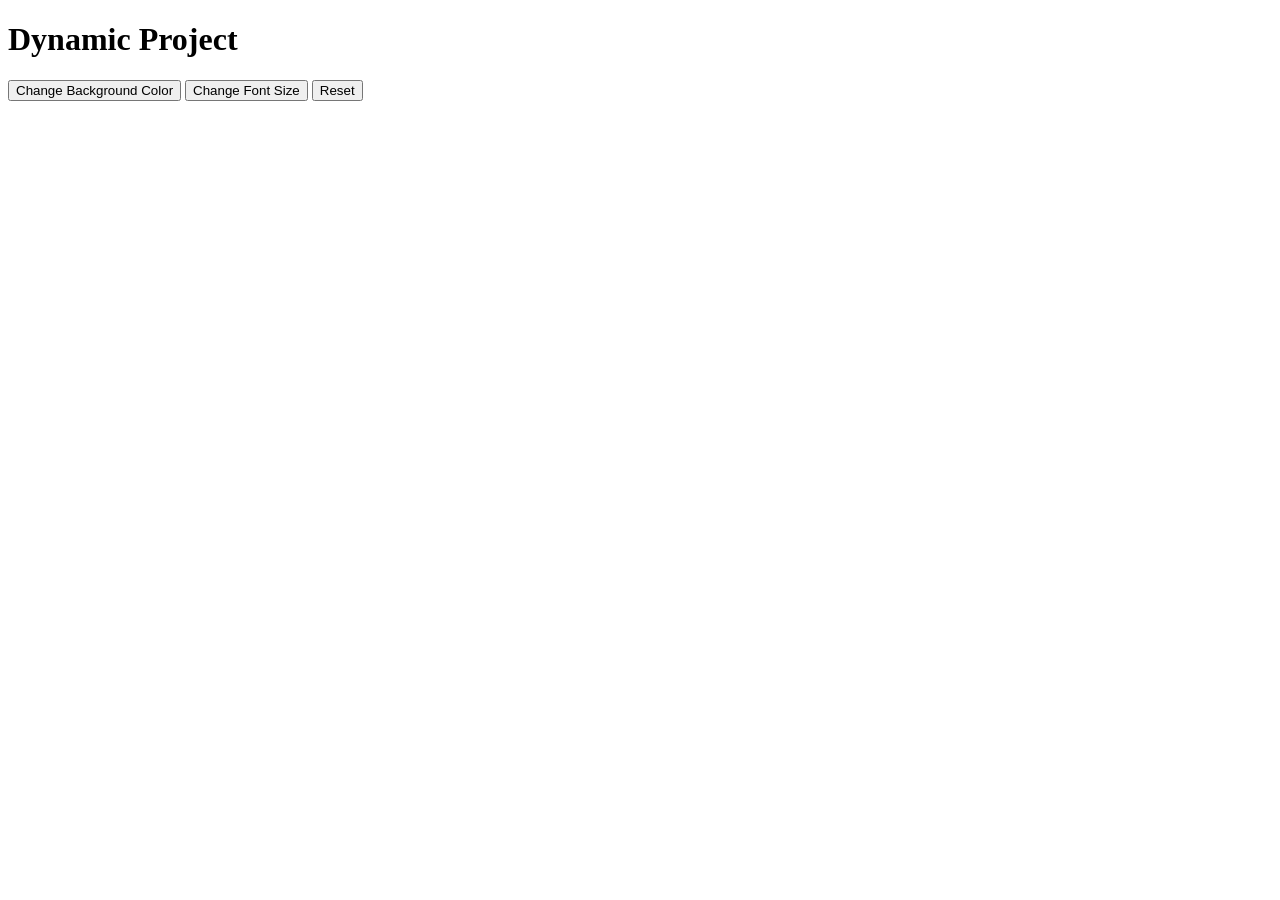
<file: dynamic_jsproject/index.html>
<!DOCTYPE html>
<html lang="en">
  <head>
    <meta charset="UTF-8" />
    <meta name="viewport" content="width=device-width, initial-scale=1.0" />
    <title>Dynamic Project</title>
  </head>
  <body>
    <h1 class="title">Dynamic Project </h1>
    <button class="btn1">Change Background Color</button>
    <button class="btn2">Change Font Size</button>
    <button class="reset">Reset</button>
    <script src="script3.js"></script>
   
  </body>
</html>
</file>
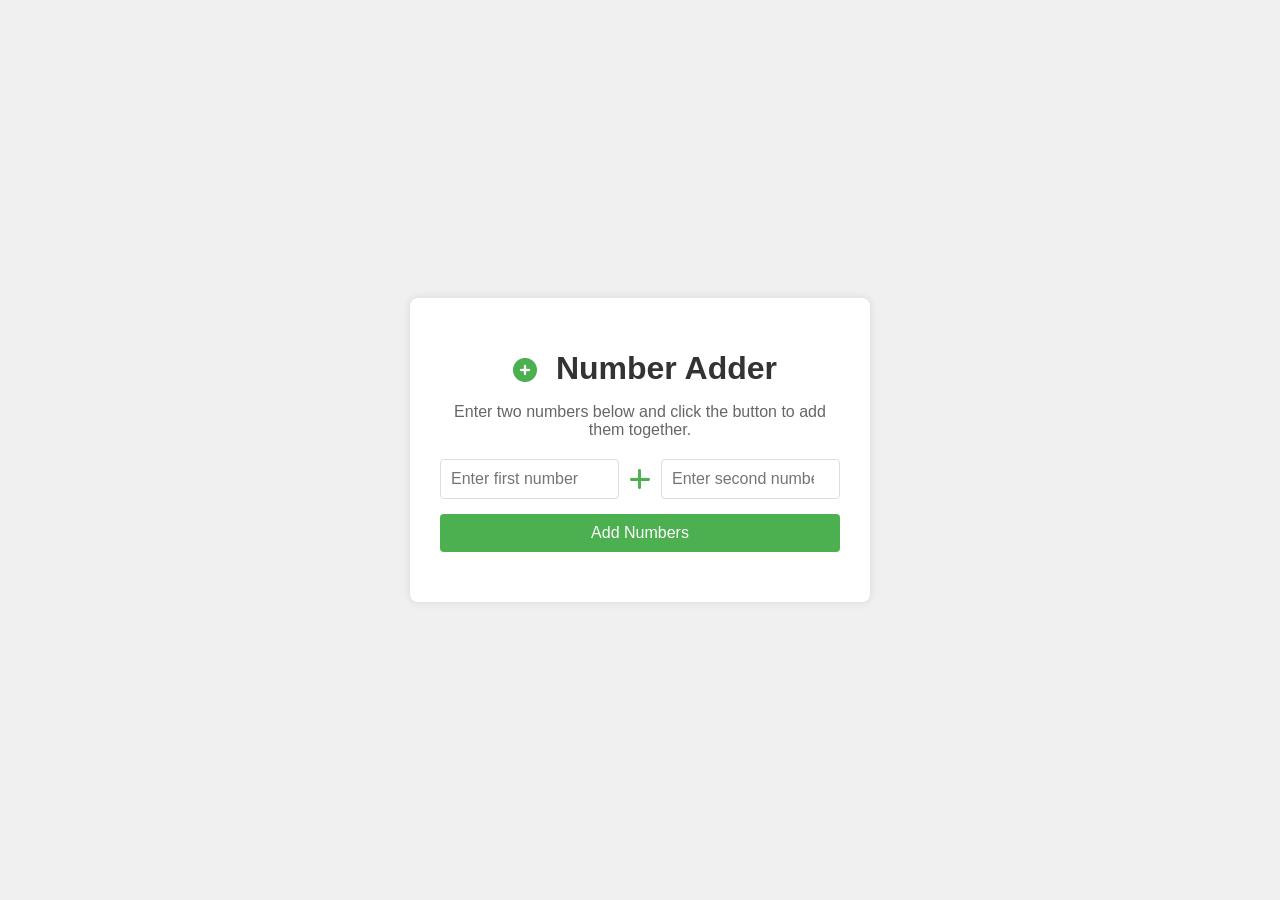
<file: Number-Adder-Final/index.html>
<!DOCTYPE html>
<html lang="en">
  <head>
    <meta charset="UTF-8" />
    <meta name="viewport" content="width=device-width, initial-scale=1.0" />
    <title>Number Adder</title>
    <link
      rel="stylesheet"
      href="https://cdnjs.cloudflare.com/ajax/libs/font-awesome/6.4.0/css/all.min.css"
    />
    <link rel="stylesheet" href="styles.css" />
  </head>
  <body>
    <div class="container">
      <h1><i class="fas fa-plus-circle icon"></i> Number Adder</h1>
      <p>Enter two numbers below and click the button to add them together.</p>
      <div class="input-group">
        <input
          type="number"
          id="num1"
          placeholder="Enter first number"
          required
        />
        <i class="fas fa-plus icon"></i>
        <input
          type="number"
          id="num2"
          placeholder="Enter second number"
          required
        />
      </div>
      <button id="addButton">Add Numbers</button>
      <div id="result"></div>
    </div>
    <script src="script.js"></script>
  </body>
</html>
</file>
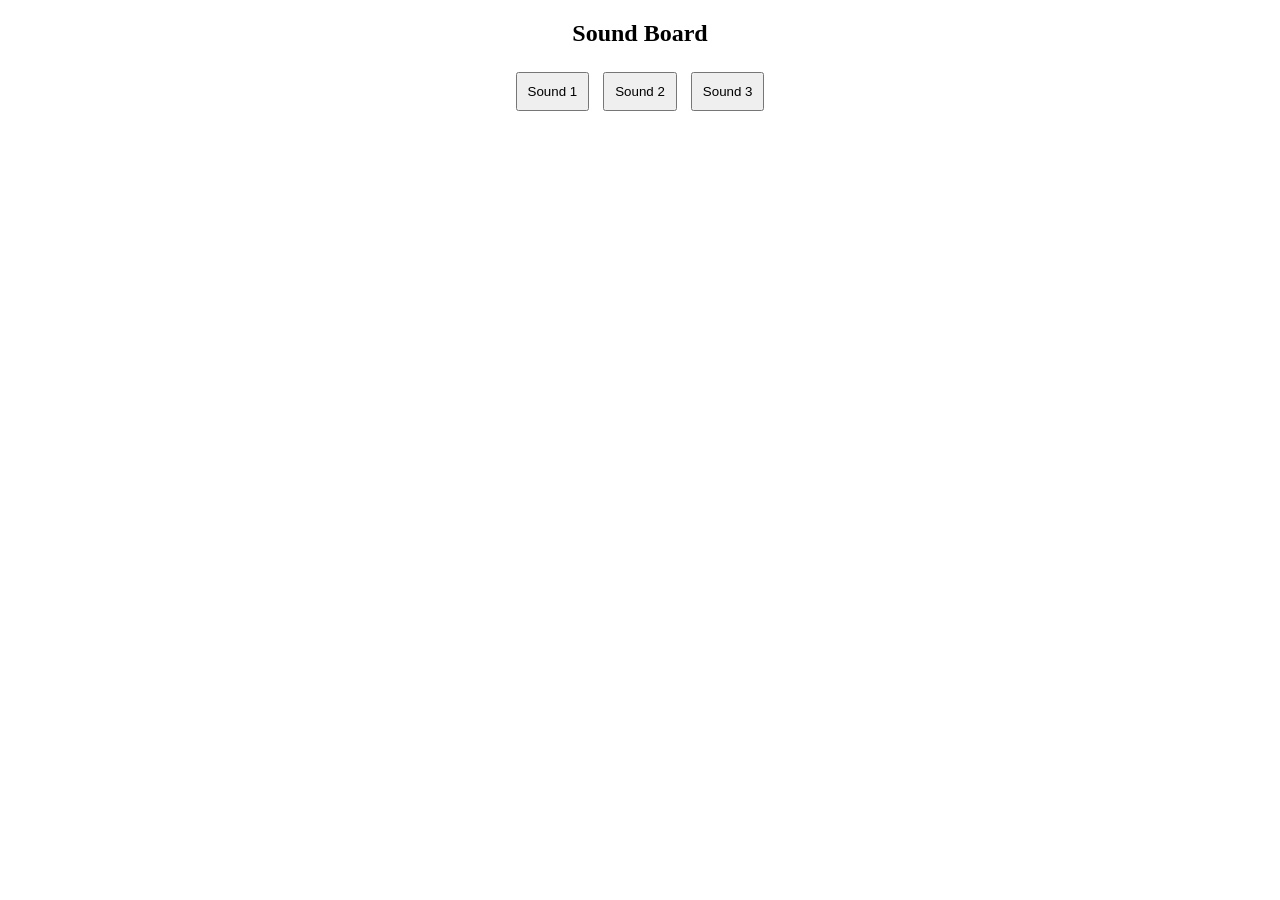
<file: Sound-Board/index.html>
<!DOCTYPE html>
<html lang="en">
  <head>
    <meta charset="UTF-8" />
    <meta name="viewport" content="width=device-width, initial-scale=1.0" />
    <title>Sound Board</title>
    <style>
      body {
        text-align: center;
      }

      button {
        padding: 10px;
        margin: 5px;
      }
    </style>
  </head>
  <body>
    <h2>Sound Board</h2>
    <button id="sound1">Sound 1</button>
    <button id="sound2">Sound 2</button>
    <button id="sound3">Sound 3</button>
    <script src="script.js"></script>
  </body>
</html>
</file>
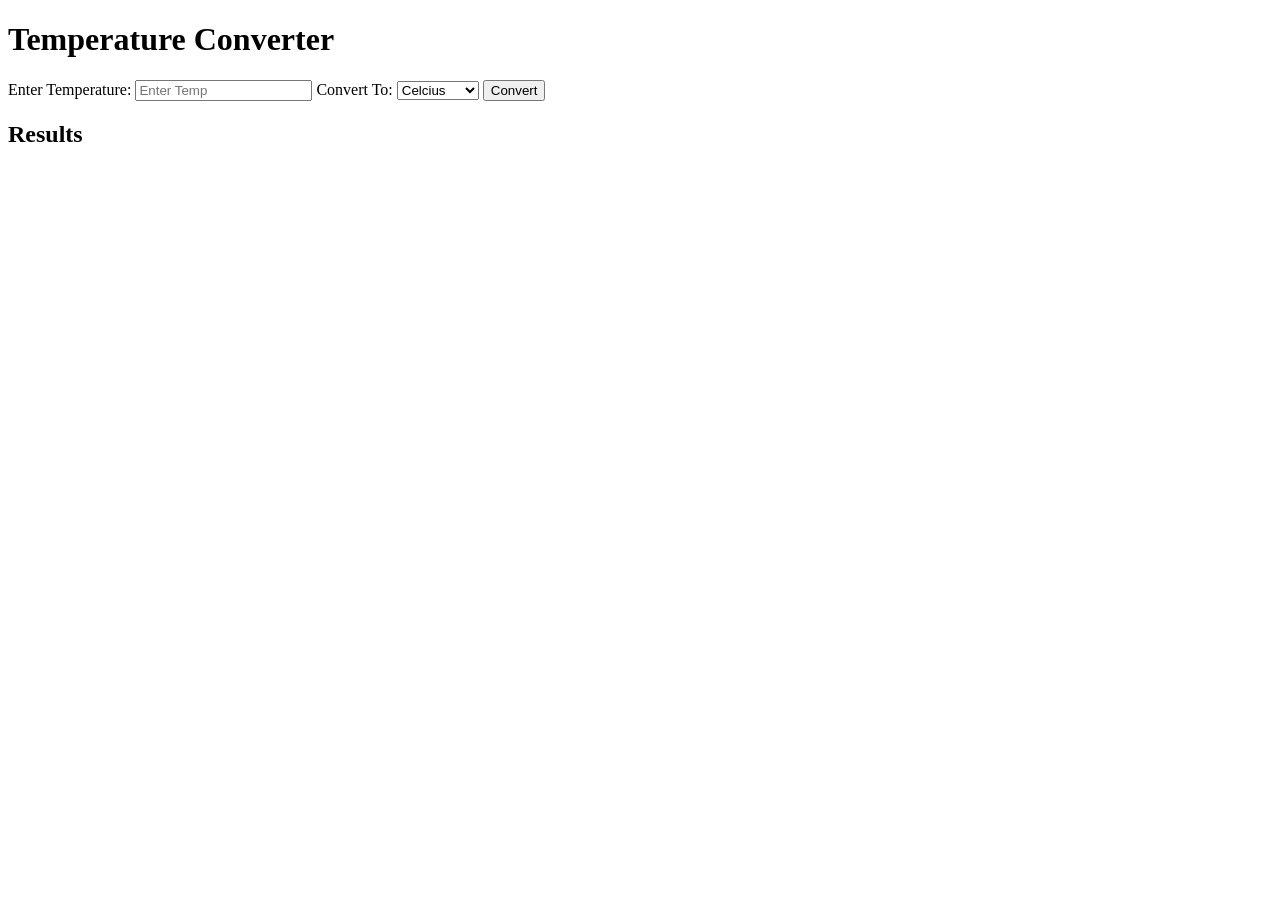
<file: Temperature_Converter/index.html>
<!DOCTYPE html>
<html lang="en">
<head>
    <meta charset="UTF-8">
    <meta name="viewport" content="width=device-width, initial-scale=1.0">
    <title>Document</title>
</head>
<body>
    <h1>Temperature Converter </h1>
    <label for="">Enter Temperature:</label>
    <input type="number" id="TemperatureInput" 
    placeholder="Enter Temp"/>
    <label for="">Convert To:</label>
    <select id="ConversionType">
        <option value="toCelsius">Celcius</option>
        <option value="toFareinheit">Fareinheit</option>
    </select>
    <button id="Convert">Convert</button>
    <h2>Results</h2>
    <p id="results"></p>
    <script src="script.js"></script>
    
</body>
</html>
</file>
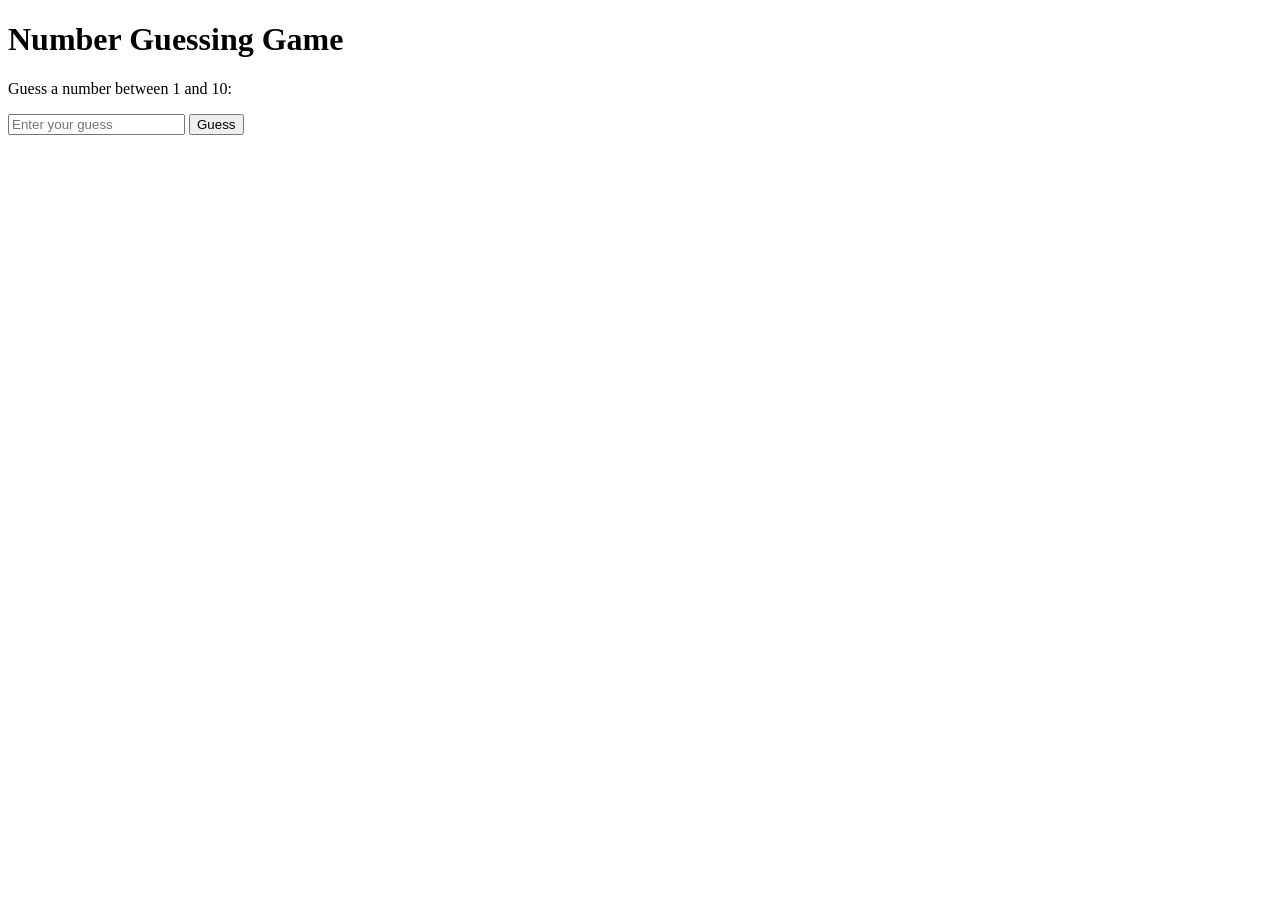
<file: while-Loop-Guess Number/index.html>
<!DOCTYPE html>
<html lang="en">
  <head>
    <meta charset="UTF-8" />
    <meta name="viewport" content="width=device-width, initial-scale=1.0" />
    <title>Number Guessing Game</title>
  </head>
  <body>
    <h1>Number Guessing Game</h1>
    <p>Guess a number between 1 and 10:</p>
    <input type="number" id="guessInput" placeholder="Enter your guess" />
    <button id="guessBtn">Guess</button>
    <p id="feedback"></p>
    <script src="script.js"></script>
  </body>
</html>
</file>
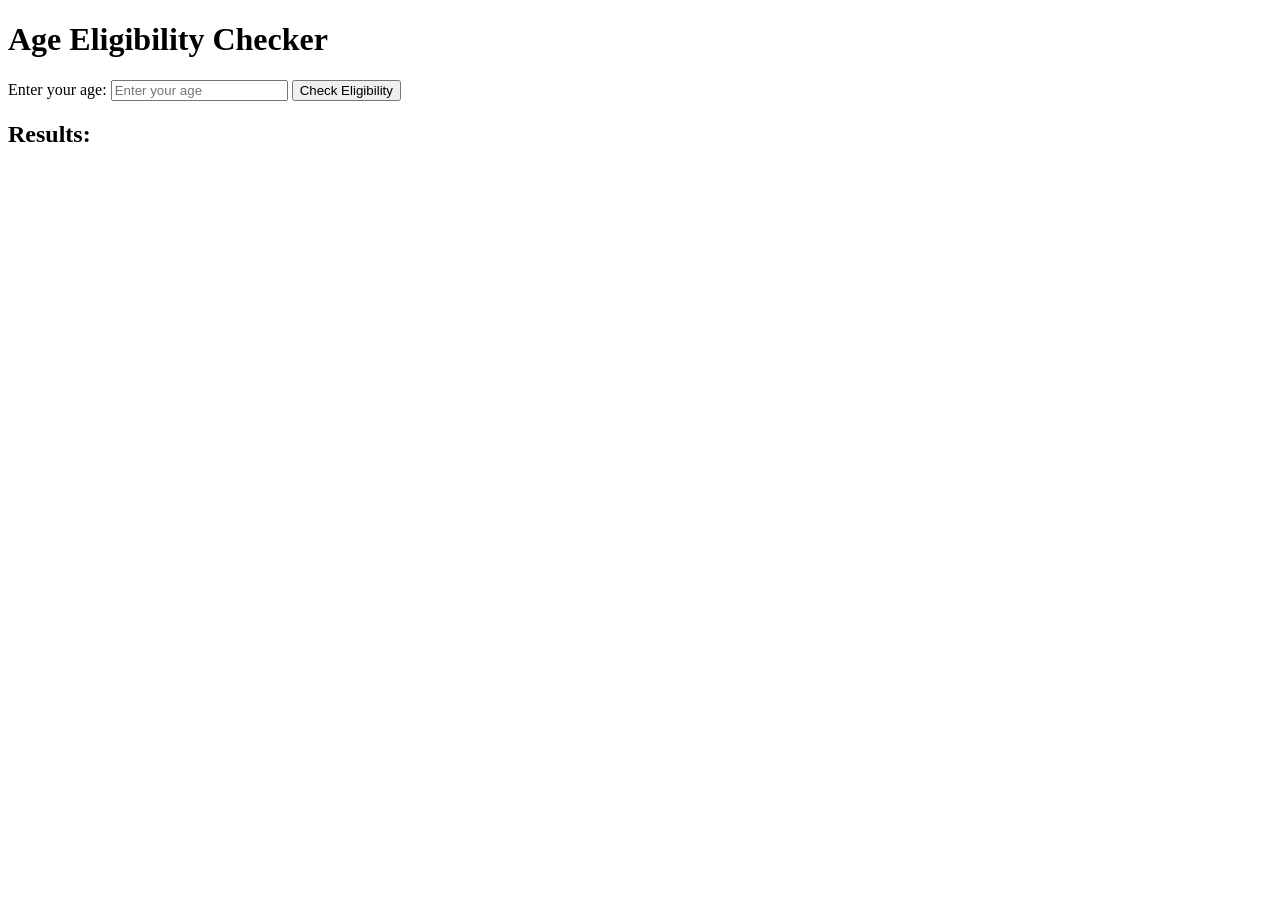
<file: Age+Eligibility+Checker/Age Eligibility Checker/index.html>
<!DOCTYPE html>
<html lang="en">
  <head>
    <meta charset="UTF-8" />
    <meta name="viewport" content="width=device-width, initial-scale=1.0" />
    <title>Age Checker</title>
  </head>
  <body>
    <h1>Age Eligibility Checker</h1>
    <label for="">Enter your age:</label>
    <input type="number" id="ageInput" placeholder="Enter your age" />
    <button id="checkButton">Check Eligibility</button>
    <h2>Results:</h2>
    <p id="result"></p>
    <script src="script.js"></script>
  </body>
</html>
</file>
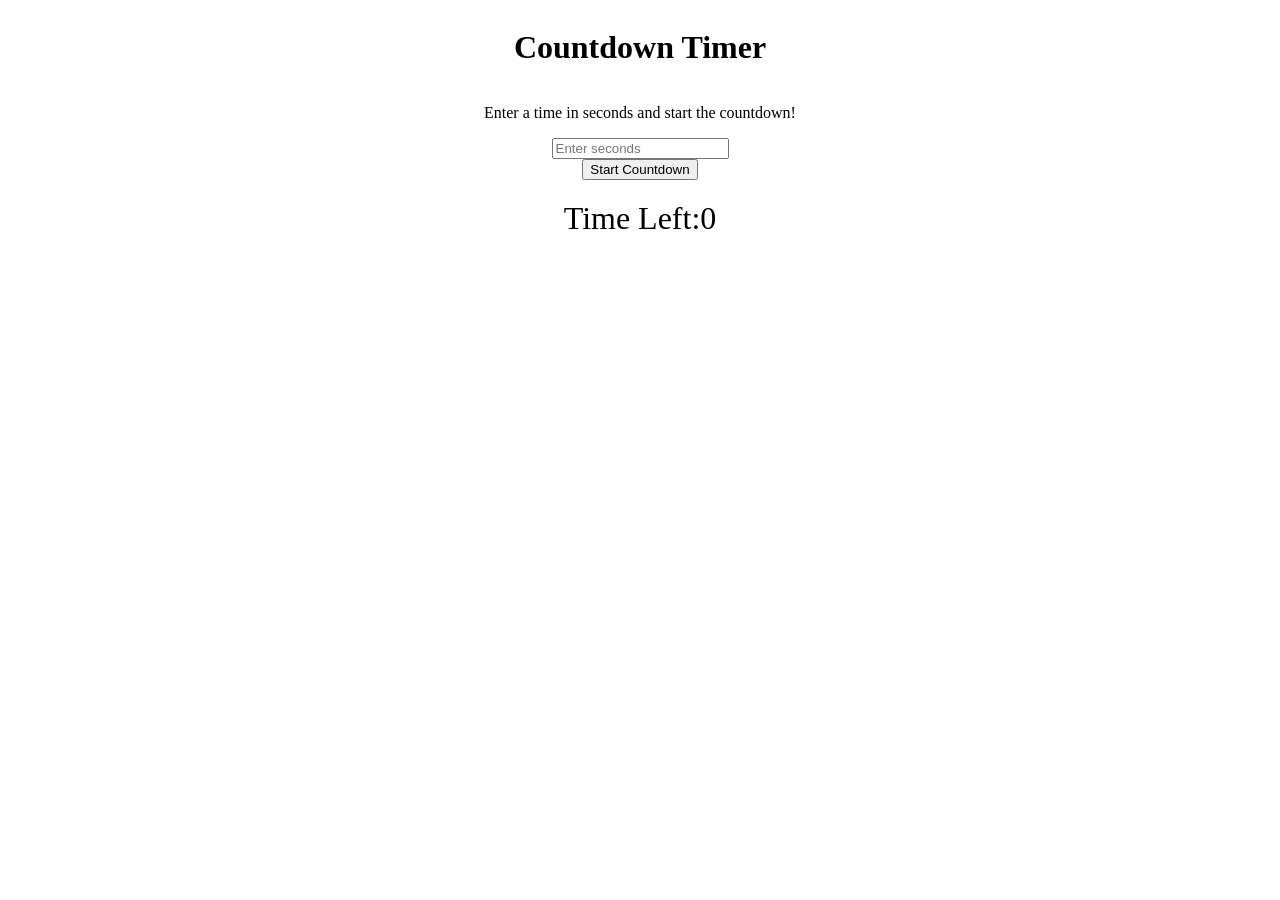
<file: Countdown+Timer/Countdown Timer/index.html>
<!DOCTYPE html>
<html lang="en">
  <head>
    <meta charset="UTF-8" />
    <meta name="viewport" content="width=device-width, initial-scale=1.0" />
    <title>Countdown Timer</title>
    <style>
      body {
        display: flex;
        justify-content: center;
        flex-direction: column;
        align-items: center;
      }
      #timer {
        font-size: 2rem;
        margin-top: 20px;
      }
    </style>
  </head>
  <body>
    <h1>Countdown Timer</h1>
    <p>Enter a time in seconds and start the countdown!</p>
    <input type="number" id="timeInput" placeholder="Enter seconds" min="1" />
    <button id="startBtn">Start Countdown</button>
    <p id="timer">Time Left:0</p>
    <script src="script.js"></script>
  </body>
</html>
</file>
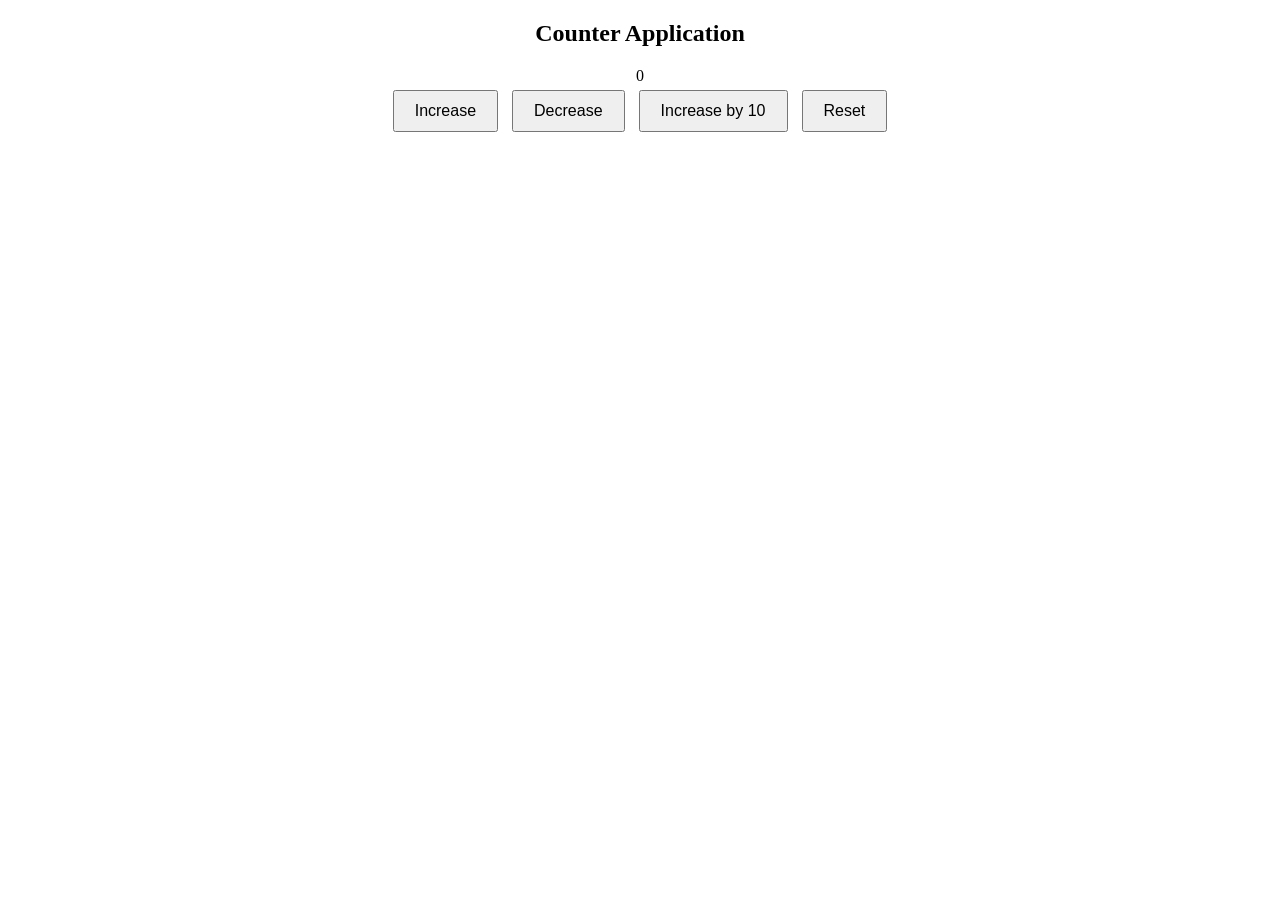
<file: Counter-app/Counter-app/index.html>
<!DOCTYPE html>
<html lang="en">
  <head>
    <meta charset="UTF-8" />
    <meta name="viewport" content="width=device-width, initial-scale=1.0" />
    <title>Counter App</title>
    <style>
      body {
        text-align: center;
      }
      button {
        padding: 10px 20px;
        margin: 5px;
        font-size: 16px;
      }
    </style>
  </head>
  <body>
    <h2>Counter Application</h2>
    <!-- Display the count -->
    <div id="counter">0</div>
    <button id="increaseBtn">Increase</button>
    <button id="decreaseBtn">Decrease</button>
    <button id="increaseByTenBtn">Increase by 10</button>
    <button id="resetBtn">Reset</button>
    <!-- Load js -->
    <script src="script.js"></script>
  </body>
</html>
</file>
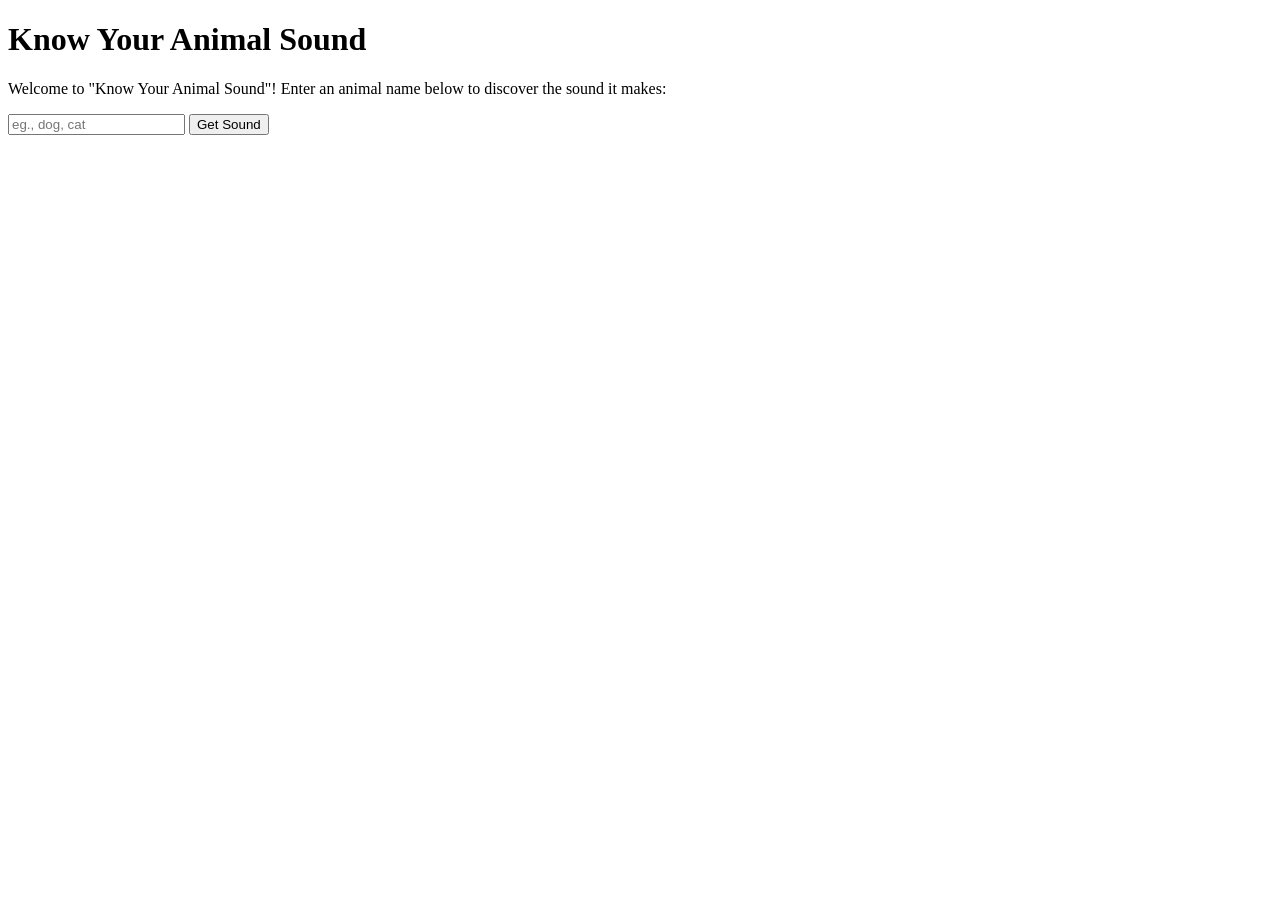
<file: Know+Your+Animal+Sound/Know Your Animal Sound/index.html>
<!DOCTYPE html>
<html lang="en">
  <head>
    <meta charset="UTF-8" />
    <meta name="viewport" content="width=device-width, initial-scale=1.0" />
    <title>Know Your Animal Sound</title>
  </head>
  <body>
    <h1>Know Your Animal Sound</h1>
    <p>
      Welcome to "Know Your Animal Sound"! Enter an animal name below to
      discover the sound it makes:
    </p>
    <input type="text" id="animalInput" placeholder="eg., dog, cat" />
    <button id="soundButton">Get Sound</button>
    <p id="soundOutput"></p>
    <script src="script.js"></script>
  </body>
</html>
</file>
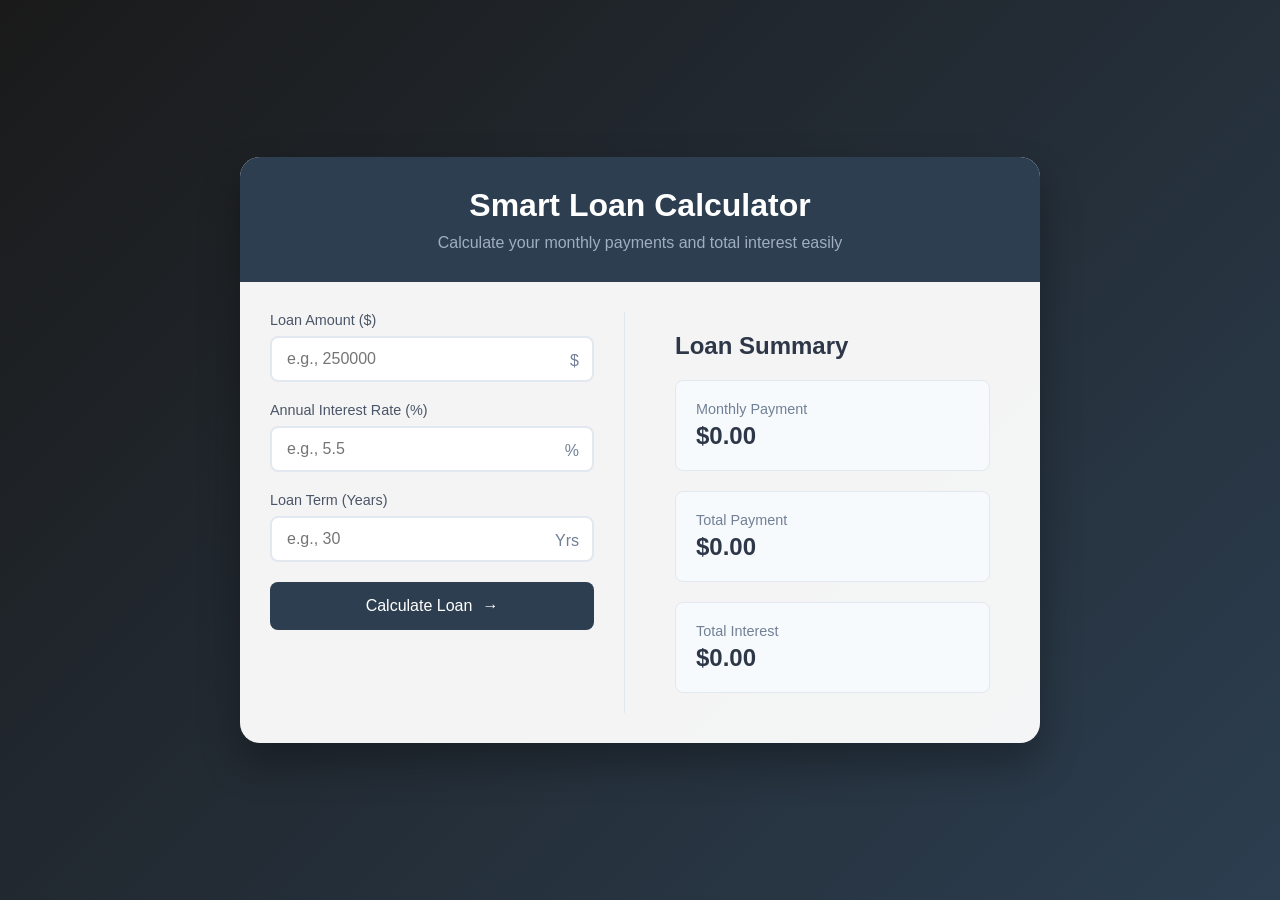
<file: Loan Calculator/Final/index.html>
<!DOCTYPE html>
<html lang="en">
  <head>
    <meta charset="UTF-8" />
    <meta name="viewport" content="width=device-width, initial-scale=1.0" />
    <title>Smart Loan Calculator</title>
    <link rel="stylesheet" href="styles.css" />
  </head>
  <body>
    <div class="container">
      <div class="calculator">
        <div class="calculator-header">
          <h2>Smart Loan Calculator</h2>
          <p class="subtitle">
            Calculate your monthly payments and total interest easily
          </p>
        </div>

        <div class="calculator-body">
          <div class="input-section">
            <div class="input-group">
              <label for="amount">Loan Amount ($)</label>
              <input type="number" id="amount" placeholder="e.g., 250000" />
              <span class="input-icon">$</span>
            </div>
            <div class="input-group">
              <label for="interest">Annual Interest Rate (%)</label>
              <input
                type="number"
                id="interest"
                step="0.1"
                placeholder="e.g., 5.5"
              />
              <span class="input-icon">%</span>
            </div>
            <div class="input-group">
              <label for="years">Loan Term (Years)</label>
              <input type="number" id="years" placeholder="e.g., 30" />
              <span class="input-icon">Yrs</span>
            </div>
            <button id="calculateBtn">
              Calculate Loan <span class="button-icon">→</span>
            </button>
          </div>

          <div class="results" id="results">
            <h3>Loan Summary</h3>
            <div class="result-grid">
              <div class="result-item">
                <span class="result-label">Monthly Payment</span>
                <span class="result-value" id="monthly">$0.00</span>
              </div>
              <div class="result-item">
                <span class="result-label">Total Payment</span>
                <span class="result-value" id="total">$0.00</span>
              </div>
              <div class="result-item">
                <span class="result-label">Total Interest</span>
                <span class="result-value" id="totalInterest">$0.00</span>
              </div>
            </div>
          </div>
        </div>
      </div>
    </div>
    <script src="script.js"></script>
  </body>
</html>
</file>
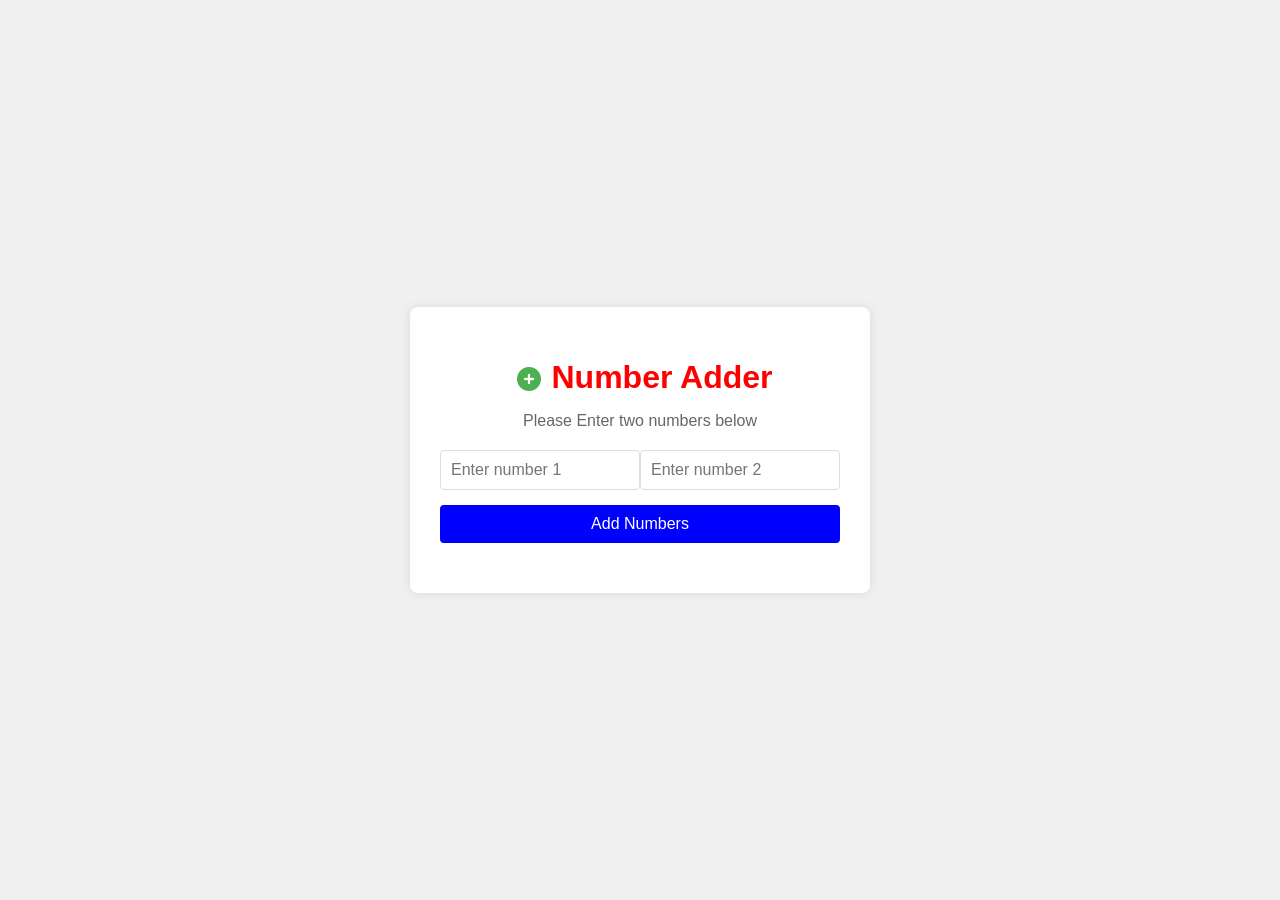
<file: Number-Adder-Starter/indexStarter.html>
<!DOCTYPE html>
<html lang="en">
<head>
  <meta charset="UTF-8">
  <meta name="viewport" content="width=device-width, initial-scale=1.0">
  <title>Document</title>
    <link
      rel="stylesheet"
      href="https://cdnjs.cloudflare.com/ajax/libs/font-awesome/6.4.0/css/all.min.css"
    />
     <link rel="stylesheet" href="styles.css" />
</head>
<body>
  <div class="container">
     <h1><i class="fas fa-plus-circle icon"></i>Number Adder</h1>
  <p> Please Enter two numbers below </p>
 <div class="input-group">   
  <input
    type="number"
    id="num1"
    placeholder="Enter number 1"
    required
    />
    <input
    type="number"
    id="num2"
    placeholder="Enter number 2"
    required/>
  </div>
 
  
    <button id="addButton">Add Numbers</button>
    <div id="result"></div>
  </div>
  <script src="scripts.js"></script>
 </body>
</html>
</file>
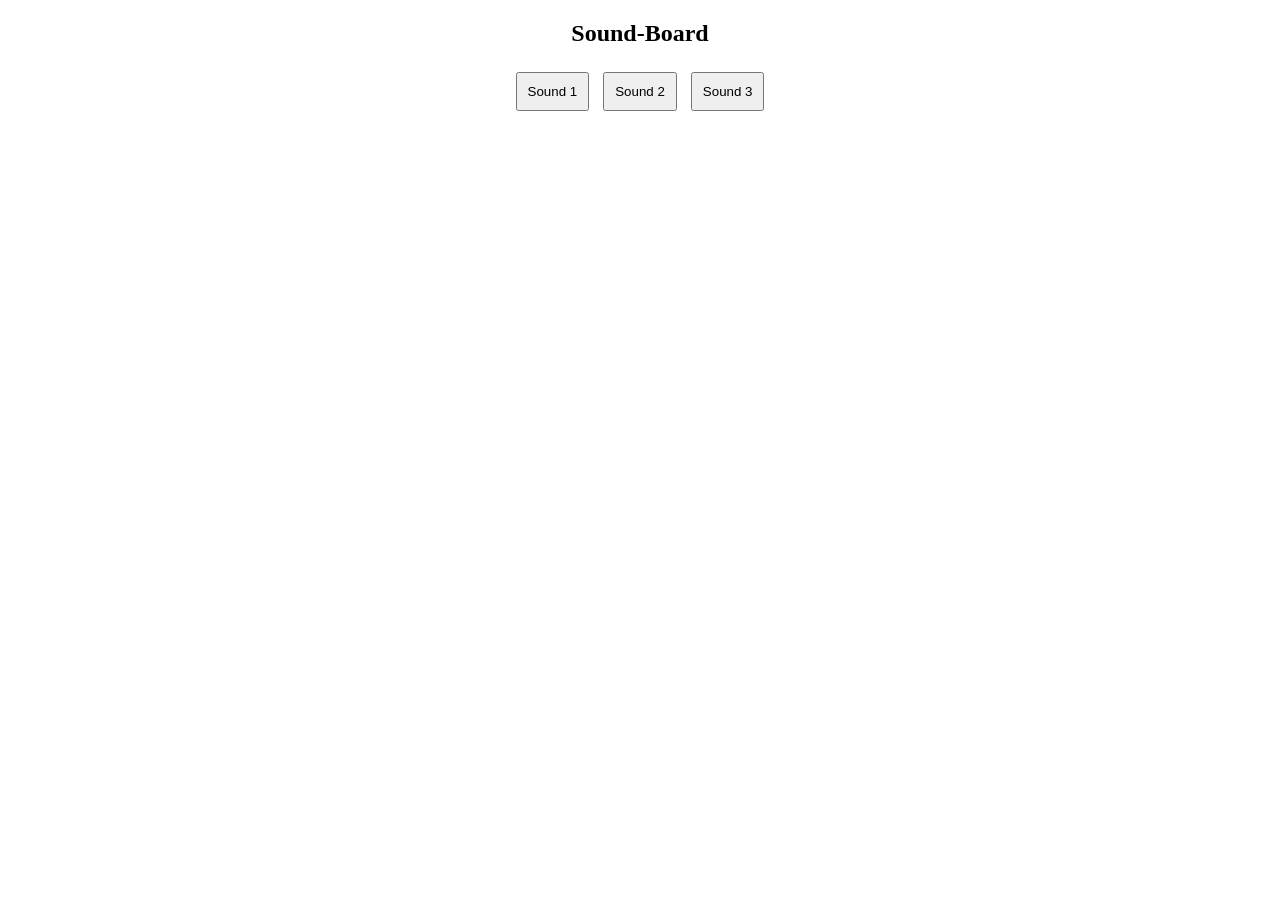
<file: Sound-Board/indexs.html>
<!DOCTYPE html>
<html lang="en">
<head>
    <meta charset="UTF-8">
    <meta name="viewport" content="width=device-width, initial-scale=1.0">
    <title>Sound Board </title>
     <style>
      body {
        text-align: center;
      }

      button {
        padding: 10px;
        margin: 5px;
      }
    </style>
</head>
<body>
    <h2>Sound-Board</h2>
    <button id="sound1">Sound 1</button>
    <button id="sound2">Sound 2</button>
    <button id="sound3">Sound 3</button>
    <script src="scripts.js"></script>
    
</body>
</html>
</file>
<file: Number-Adder-Final/styles.css>
body {
  font-family: Arial, sans-serif;
  display: flex;
  justify-content: center;
  align-items: center;
  height: 100vh;
  margin: 0;
  background-color: #f0f0f0;
}
.container {
  background-color: white;
  padding: 30px;
  border-radius: 8px;
  box-shadow: 0 0 10px rgba(0, 0, 0, 0.1);
  text-align: center;
  max-width: 400px;
  width: 100%;
}
h1 {
  color: #333;
  margin-bottom: 10px;
}
p {
  color: #666;
  margin-bottom: 20px;
}
.input-group {
  display: flex;
  justify-content: space-between;
  align-items: center;
  margin-bottom: 15px;
}
input {
  width: 45%;
  padding: 10px;
  border: 1px solid #ddd;
  border-radius: 4px;
  font-size: 16px;
}
button {
  width: 100%;
  padding: 10px;
  background-color: #4caf50;
  color: white;
  border: none;
  border-radius: 4px;
  cursor: pointer;
  font-size: 16px;
  transition: background-color 0.3s;
}
button:hover {
  background-color: #45a049;
}
#result {
  margin-top: 20px;
  font-weight: bold;
  font-size: 18px;
}
.icon {
  font-size: 24px;
  margin: 0 10px;
  color: #4caf50;
}
</file>
<file: Loan Calculator/Final/styles.css>
* {
  margin: 0;
  padding: 0;
  box-sizing: border-box;
  font-family: "Inter", sans-serif;
}

.container {
  min-height: 100vh;
  background: linear-gradient(135deg, #1a1a1a, #2c3e50);
  display: flex;
  justify-content: center;
  align-items: center;
  padding: 20px;
}

.calculator {
  background: rgba(255, 255, 255, 0.95);
  border-radius: 20px;
  box-shadow: 0 20px 40px rgba(0, 0, 0, 0.3);
  width: 100%;
  max-width: 800px;
  overflow: hidden;
}

.calculator-header {
  background: #2c3e50;
  padding: 30px;
  text-align: center;
  color: white;
}

.calculator-header h2 {
  font-size: 2rem;
  margin-bottom: 10px;
}

.subtitle {
  color: #a0aec0;
  font-size: 1rem;
}

.calculator-body {
  padding: 30px;
  display: grid;
  grid-template-columns: 1fr 1fr;
  gap: 30px;
}

.input-section {
  padding-right: 30px;
  border-right: 1px solid #e2e8f0;
}

.input-group {
  margin-bottom: 20px;
  position: relative;
}

.input-group label {
  display: block;
  color: #4a5568;
  margin-bottom: 8px;
  font-size: 0.9rem;
  font-weight: 500;
}

.input-group input {
  width: 100%;
  padding: 12px 35px 12px 15px;
  border: 2px solid #e2e8f0;
  border-radius: 8px;
  font-size: 1rem;
  transition: all 0.3s ease;
}

.input-group input:focus {
  outline: none;
  border-color: #2c3e50;
  box-shadow: 0 0 0 3px rgba(44, 62, 80, 0.1);
}

.input-icon {
  position: absolute;
  right: 15px;
  top: 40px;
  color: #718096;
}

button {
  width: 100%;
  padding: 15px;
  background: #2c3e50;
  color: white;
  border: none;
  border-radius: 8px;
  font-size: 1rem;
  cursor: pointer;
  transition: all 0.3s ease;
  display: flex;
  align-items: center;
  justify-content: center;
  gap: 10px;
}

button:hover {
  background: #1a252f;
  transform: translateY(-2px);
}

.results {
  padding: 20px;
}

.results h3 {
  color: #2d3748;
  margin-bottom: 20px;
  font-size: 1.5rem;
}

.result-grid {
  display: grid;
  gap: 20px;
}

.result-item {
  background: #f7fafc;
  padding: 20px;
  border-radius: 8px;
  border: 1px solid #e2e8f0;
}

.result-label {
  display: block;
  color: #718096;
  font-size: 0.9rem;
  margin-bottom: 5px;
}

.result-value {
  display: block;
  color: #2d3748;
  font-size: 1.5rem;
  font-weight: bold;
}

@media (max-width: 768px) {
  .calculator-body {
    grid-template-columns: 1fr;
  }

  .input-section {
    padding-right: 0;
    border-right: none;
    border-bottom: 1px solid #e2e8f0;
    padding-bottom: 30px;
  }
}
</file>
<file: Number-Adder-Starter/styles.css>
body {
  font-family: Arial, sans-serif;
  display: flex;
  justify-content: center;
  align-items: center;
  height: 100vh;
  margin: 0;
  background-color: #f0f0f0;
}
.container {
  background-color: white;
  padding: 30px;
  border-radius: 8px;
  box-shadow: 0 0 10px rgba(0, 0, 0, 0.1);
  text-align: center;
  max-width: 400px;
  width: 100%;
}
h1 {
  color:red;
  margin-bottom: 10px;
}
p {
  color: #666;
  margin-bottom: 20px;
}
.input-group {
  display: flex;
  justify-content: space-between;
  align-items: center;
  margin-bottom: 15px;
}
input {
  width: 45%;
  padding: 10px;
  border: 1px solid #ddd;
  border-radius: 4px;
  font-size: 16px;
}
button {
  width: 100%;
  padding: 10px;
  background-color:blue;
  color: white;
  border: none;
  border-radius: 4px;
  cursor: pointer;
  font-size: 16px;
  transition: background-color 0.3s;
}
button:hover {
  background-color:yellowgreen;
}
#result {
  margin-top: 20px;
  font-weight: bold;
  font-size: 18px;
}
.icon {
  font-size: 24px;
  margin: 0 10px;
  color: #4caf50;
}
</file>
